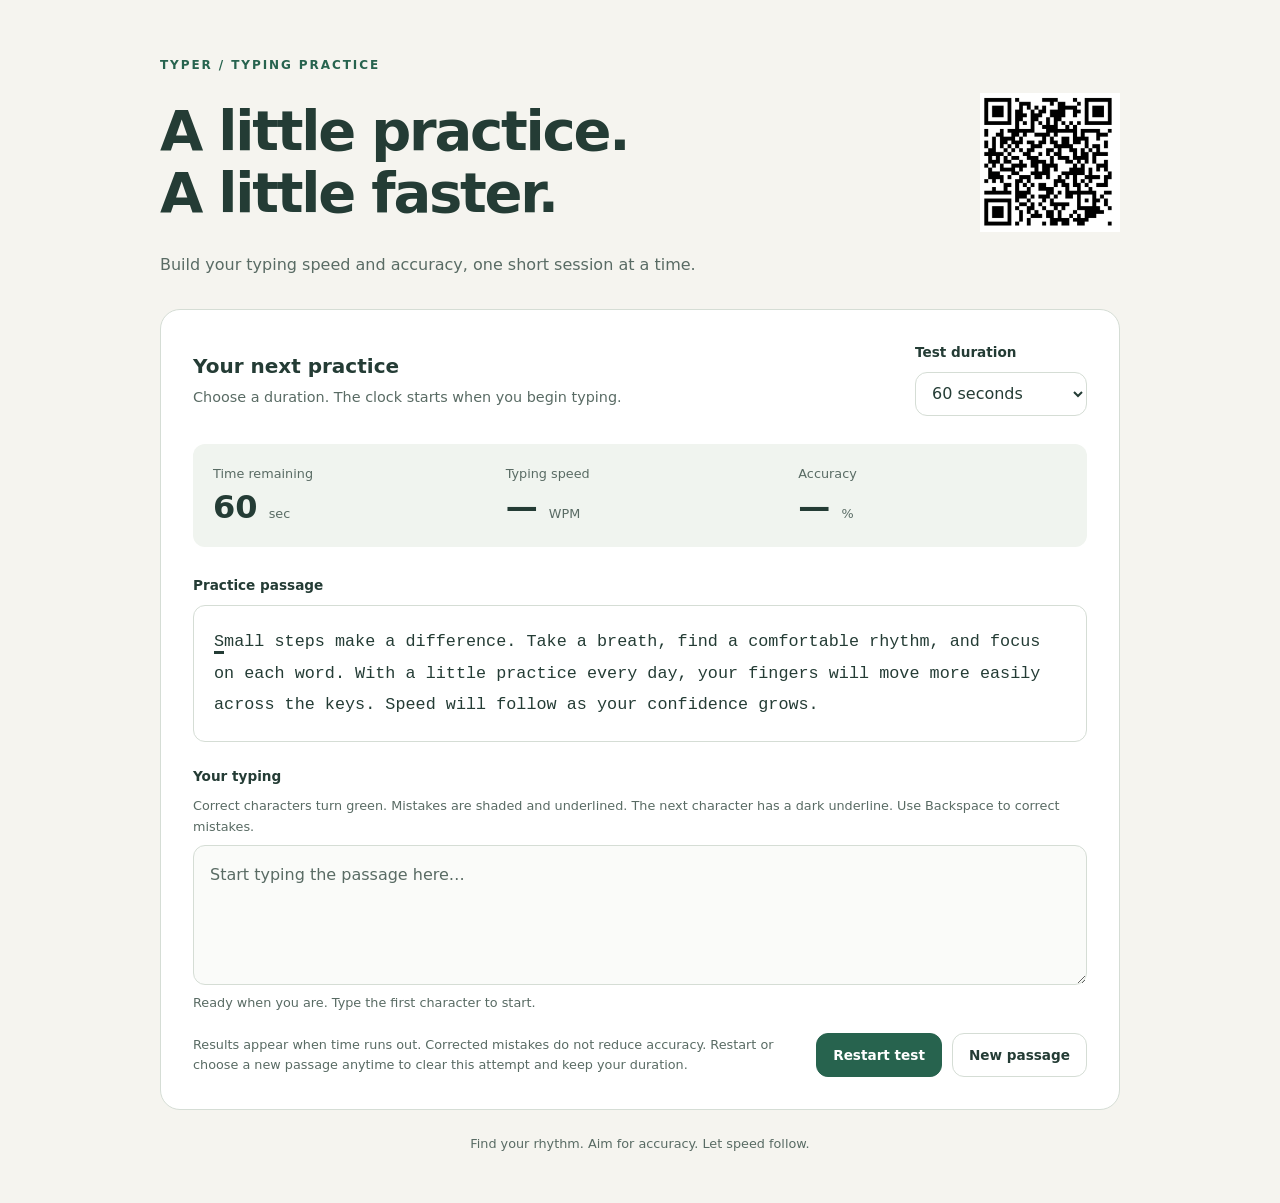
<file: index.html>
<!doctype html>
<html lang="en">
  <head>
    <meta charset="utf-8">
    <meta name="viewport" content="width=device-width, initial-scale=1">
    <title>Typer — Typing practice</title>
    <link rel="stylesheet" href="style.css">
    <script src="script.js" defer></script>
  </head>
  <body>
    <main class="page">
      <header class="page-header">
        <p class="eyebrow">TYPER / TYPING PRACTICE</p>
        <div class="title-row">
          <h1>A little practice.<br>A little faster.</h1>
          <img class="title-qr" src="media/typer-qr.png" alt="QR code for Typer" width="454" height="449">
        </div>
        <p class="introduction">Build your typing speed and accuracy, one short session at a time.</p>
      </header>

      <section class="practice-card" aria-labelledby="practice-title">
        <div class="practice-header">
          <div>
            <h2 id="practice-title">Your next practice</h2>
            <p>Choose a duration. The clock starts when you begin typing.</p>
          </div>
          <div class="duration-control">
            <label for="duration">Test duration</label>
            <select id="duration" name="duration">
              <option value="15">15 seconds</option>
              <option value="30">30 seconds</option>
              <option value="60" selected>60 seconds</option>
              <option value="120">120 seconds</option>
            </select>
          </div>
        </div>

        <dl class="statistics" aria-label="Test statistics">
          <div class="statistic">
            <dt>Time remaining</dt>
            <dd><strong id="time-remaining">60</strong> <span>sec</span></dd>
          </div>
          <div class="statistic">
            <dt>Typing speed</dt>
            <dd><strong id="typing-speed">—</strong> <span>WPM</span></dd>
          </div>
          <div class="statistic">
            <dt>Accuracy</dt>
            <dd><strong id="typing-accuracy">—</strong> <span>%</span></dd>
          </div>
        </dl>

        <h3 id="passage-title">Practice passage</h3>
        <p id="sample-text" class="sample-text" role="region" tabindex="0" aria-labelledby="passage-title">Small steps make a difference. Take a breath, find a comfortable rhythm, and focus on each word. With a little practice every day, your fingers will move more easily across the keys. Speed will follow as your confidence grows.</p>

        <label class="typing-label" for="typing-input">Your typing</label>
        <p id="typing-help" class="typing-help">Correct characters turn green. Mistakes are shaded and underlined. The next character has a dark underline. Use Backspace to correct mistakes.</p>
        <textarea id="typing-input" rows="4" placeholder="Start typing the passage here…" aria-describedby="typing-help preview-note" spellcheck="false" autocomplete="off" autocapitalize="off" autocorrect="off" disabled></textarea>
        <p id="typing-progress" class="typing-progress"></p>
        <p id="test-status" class="visually-hidden" role="status" aria-live="polite" aria-atomic="true"></p>
        <noscript><p>Enable JavaScript in your browser to use the typing test.</p></noscript>

        <div class="practice-footer">
          <p id="preview-note" class="preview-note">Results appear when time runs out. Corrected mistakes do not reduce accuracy. Restart or choose a new passage anytime to clear this attempt and keep your duration.</p>
          <div class="actions">
            <button id="restart-test" class="button-primary" type="button" disabled>Restart test</button>
            <button id="new-passage" class="button-secondary" type="button" disabled>New passage</button>
          </div>
        </div>
      </section>

      <footer class="page-footer">Find your rhythm. Aim for accuracy. Let speed follow.</footer>
    </main>
  </body>
</html>
</file>
<file: style.css>
/* Shared colors and spacing keep the design easy to adjust. */
:root {
  color-scheme: light;
  --page-background: #f5f4ef;
  --surface: #ffffff;
  --text: #243c35;
  --muted: #596b64;
  --accent: #27634e;
  --border: #d5ddd5;
  --soft-background: #f0f4ef;
  --radius: 12px;
}

* {
  box-sizing: border-box;
}

body {
  margin: 0;
  background: var(--page-background);
  color: var(--text);
  font-family: system-ui, sans-serif;
  line-height: 1.6;
}

.page {
  width: min(100% - 40px, 960px);
  margin: 0 auto;
  padding: 56px 0 24px;
}

.eyebrow {
  margin: 0 0 18px;
  color: var(--accent);
  font-size: 0.75rem;
  font-weight: 700;
  letter-spacing: 0.16em;
}

h1 {
  margin: 0;
  font-size: clamp(2.25rem, 6vw, 3.5rem);
  line-height: 1.12;
  letter-spacing: -0.04em;
}

.title-row {
  display: flex;
  align-items: center;
  justify-content: space-between;
  flex-wrap: wrap;
  gap: 20px;
}

.title-qr {
  display: block;
  width: 140px;
  height: auto;
  margin-left: auto;
}

.introduction {
  margin: 20px 0 32px;
  color: var(--muted);
}

.practice-card {
  padding: 32px;
  border: 1px solid var(--border);
  border-radius: 20px;
  background: var(--surface);
}

.practice-header,
.practice-footer,
.actions,
.statistics {
  display: flex;
  gap: 24px;
}

.practice-header,
.practice-footer {
  align-items: center;
  justify-content: space-between;
  flex-wrap: wrap;
}

h2 {
  margin: 0;
  font-size: 1.25rem;
}

.practice-header p {
  margin: 4px 0 0;
  color: var(--muted);
  font-size: 0.9rem;
}

.duration-control label,
.typing-label,
h3 {
  display: block;
  margin: 0 0 8px;
  font-size: 0.85rem;
  font-weight: 600;
}

select,
textarea,
button {
  font: inherit;
  border-radius: var(--radius);
}

select {
  cursor: pointer;
  max-width: 100%;
  min-height: 44px;
  padding: 8px 36px 8px 12px;
  border: 1px solid var(--border);
  background: var(--surface);
  color: var(--text);
}

:focus-visible {
  outline: 3px solid var(--accent);
  outline-offset: 3px;
}

.statistics {
  margin: 28px 0;
  padding: 20px;
  border-radius: var(--radius);
  background: var(--soft-background);
  flex-wrap: wrap;
}

.statistic {
  flex: 1 1 140px;
}

.statistic dt {
  color: var(--muted);
  font-size: 0.8rem;
}

.statistic dd {
  margin: 4px 0 0;
  font-size: 2rem;
  font-weight: 600;
  line-height: 1.2;
}

.statistic dd span {
  color: var(--muted);
  font-size: 0.8rem;
  font-weight: 400;
}

.sample-text {
  position: relative;
  max-height: 220px;
  overflow-y: auto;
  margin: 0 0 24px;
  padding: 20px;
  border: 1px solid var(--border);
  border-radius: var(--radius);
  font-family: ui-monospace, monospace;
  font-size: 1.05rem;
  line-height: 1.9;
  overflow-wrap: anywhere;
}

textarea {
  cursor: text;
  min-height: 140px;
  display: block;
  width: 100%;
  padding: 16px;
  resize: vertical;
  border: 1px solid var(--border);
  background: #fafbf9;
  color: var(--text);
}

.statistic dd strong {
  font-weight: inherit;
}

.character-correct {
  color: #1b593e;
  background: #e2f0e6;
}

.character-incorrect {
  color: #932a2a;
  background: #fce3e3;
  text-decoration: underline wavy;
  text-underline-offset: 4px;
}

.character-next {
  border-bottom: 3px solid var(--text);
}

.typing-help,
.typing-progress {
  margin: 8px 0;
  color: var(--muted);
  font-size: 0.8rem;
}

textarea::placeholder {
  color: var(--muted);
  opacity: 1;
}

.practice-footer {
  margin-top: 20px;
  gap: 16px;
}

.preview-note {
  flex: 1 1 240px;
  margin: 0;
  color: var(--muted);
  font-size: 0.8rem;
}

.actions {
  gap: 10px;
  flex-wrap: wrap;
}

button {
  cursor: pointer;
  min-height: 44px;
  padding: 10px 16px;
  font-size: 0.85rem;
  font-weight: 600;
}

.button-primary {
  border: 1px solid var(--accent);
  background: var(--accent);
  color: white;
}

.button-secondary {
  border: 1px solid var(--border);
  background: var(--surface);
  color: var(--text);
}

.button-primary:hover:not(:disabled) {
  background: #1b4939;
}

.button-secondary:hover:not(:disabled) {
  background: var(--soft-background);
}

textarea:read-only {
  background: var(--soft-background);
}

/* Announce test milestones without interrupting typing on every character. */
.visually-hidden {
  position: absolute;
  width: 1px;
  height: 1px;
  padding: 0;
  margin: -1px;
  overflow: hidden;
  clip-path: inset(50%);
  white-space: nowrap;
  border: 0;
}

:disabled {
  cursor: not-allowed;
}

.page-footer {
  padding: 24px 0;
  color: var(--muted);
  text-align: center;
  font-size: 0.8rem;
}

/* Narrow screens use the same layout with smaller outer spacing. */
@media (max-width: 600px) {
  .page {
    width: calc(100% - 24px);
    padding-top: 32px;
  }

  .practice-card {
    padding: 20px;
  }

  .statistics {
    gap: 16px;
  }

  .statistic {
    flex-basis: 100px;
  }

  .practice-header > *,
  .practice-footer > * {
    min-width: 0;
    max-width: 100%;
  }

  .actions {
    width: 100%;
  }

  .actions button {
    flex: 1 1 140px;
  }
}

@media (forced-colors: active) {
  .character-correct {
    text-decoration: underline;
  }
}
</file>
